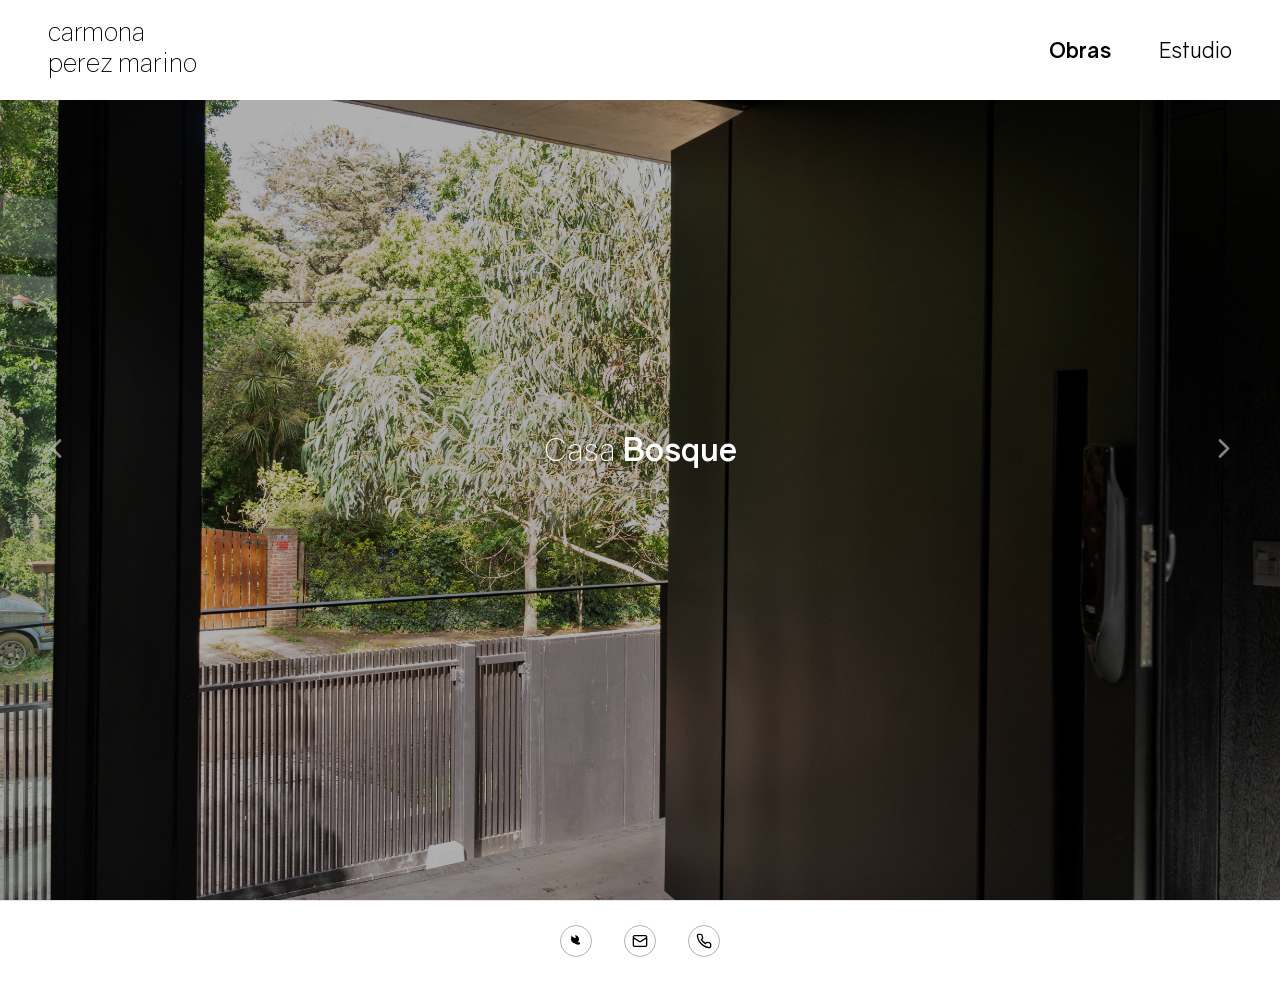
<file: index.html>
<!DOCTYPE html>
<html lang="es">
<head>
  <meta charset="UTF-8" />
  <meta name="viewport" content="width=device-width, initial-scale=1.0" />
  <title>carmona perez marino — arquitectura</title>
  <link rel="stylesheet" href="css/styles3.css" />
</head>
<body>

  <!-- Header fixed -->
  <header id="header" class="header">
    <div class="header-logo">
      <span class="logo-text" id="logoText">
        <span></span>
        <span></span>
      </span>
    </div>
    <nav class="header-nav">
      <button class="nav-item active" data-section="obras">Obras</button>
      <button class="nav-item" data-section="estudio">Estudio</button>
    </nav>
  </header>

  <!-- OBRAS: Slider -->
  <div id="obras" class="page page--active">
    <!-- Progress dots -->
    <div id="progress" class="progress"></div>

    <!-- Flechas de navegación -->
    <button class="arrow arrow-left" id="arrowLeft" aria-label="Proyecto anterior">
      <svg viewBox="0 0 24 24" fill="none" stroke="currentColor" stroke-width="2">
        <polyline points="15 18 9 12 15 6"></polyline>
      </svg>
    </button>
    <button class="arrow arrow-right" id="arrowRight" aria-label="Proyecto siguiente">
      <svg viewBox="0 0 24 24" fill="none" stroke="currentColor" stroke-width="2">
        <polyline points="9 18 15 12 9 6"></polyline>
      </svg>
    </button>

    <div id="slider">
      <section class="slide" data-index="0" style="background-image: url('img/casa-bosque/3.jpg');">
        <h2 class="slide-title"><span class="title-light">Casa</span> <span class="title-bold">Bosque</span></h2>
      </section>
      <section class="slide" data-index="1" style="background-image: url('img/casa-san-benito/3.jpg');">
        <h2 class="slide-title"><span class="title-light">Casa</span> <span class="title-bold">San Benito</span></h2>
      </section>
      <section class="slide" data-index="2" style="background-image: url('img/edificio-varese-ii/1.jpg');">
        <h2 class="slide-title"><span class="title-light">Edificio</span> <span class="title-bold">Varese II</span></h2>
      </section>
      <section class="slide" data-index="3" style="background-image: url('img/obra-bunker/1.jpg');">
        <h2 class="slide-title"><span class="title-light">Obra</span> <span class="title-bold">Bunker</span></h2>
      </section>
    </div>

    <!-- Proyecto detalle -->
    <div id="project-detail" class="project-detail" style="display:none;">
      <button id="btnBackToWorks" class="btn-back">
        <svg viewBox="0 0 24 24" fill="none" stroke="currentColor">
          <polyline points="18 15 12 9 6 15"></polyline>
        </svg>
        Volver a obras
      </button>
      <h2 id="projectTitle" class="project-detail-title"></h2>

      <div class="project-detail-images">
        <div id="detailSlider" class="detail-slider"></div>
      </div>

      <div class="project-detail-info">
        <p id="projectDescription" class="project-description"></p>
      </div>
    </div>
  </div>

  <!-- ESTUDIO -->
  <div id="estudio" class="page">
    <div class="estudio-container">
      <div class="estudio-fixed">
        <img src="img/estudio/main.jpg" alt="Estudio carmona perez marino" class="estudio-main-image" />
        <div class="estudio-text">
          <h2><span class="title-light">Estudio</span> <span class="title-bold">CPM</span></h2>
          <p>carmona perez marino nace del encuentro de tres miradas sobre una misma idea: que la arquitectura no se trata de objetos, sino de la vida que ocurre dentro de ellos.</p>
        </div>
      </div>
      <div class="estudio-carousel-container">
        <div class="estudio-carousel" id="estudioCarousel"></div>
      </div>
    </div>
  </div>

  <script src="js/main3.js"></script>

  <!-- FOOTER GLOBAL -->
  <footer class="footer">
    <div class="footer-content">
      <a href="https://wa.me/5491234567890" target="_blank" class="footer-icon" aria-label="WhatsApp">
        <svg viewBox="0 0 24 24" fill="currentColor">
          <path d="M17.472 14.382c-.297-.149-1.758-.867-2.03-.967-.273-.099-.471-.148-.67.15-.197.297-.767.966-.94 1.164-.173.199-.347.223-.644.075-.297-.15-1.255-.463-2.39-1.475-.883-.788-1.48-1.761-1.653-2.059-.173-.297-.018-.458.13-.606.134-.133.298-.347.446-.52.149-.174.198-.298.298-.497.099-.198.05-.371-.025-.52-.075-.149-.669-1.612-.916-2.207-.242-.579-.487-.5-.67-.51-.173-.008-.371-.01-.57-.01-.198 0-.52.074-.792.372-.272.297-1.04 1.016-1.04 2.479 0 1.462 1.065 2.875 1.213 3.074.149.198 2.096 3.2 5.077 4.487.709.306 1.262.489 1.694.625.712.227 1.36.195 1.871.118.571-.085 1.758-.719 2.006-1.413.248-.694.248-1.289.173-1.413-.074-.124-.272-.198-.57-.347m-5.421-7.403h-.004c-1.022 0-2.031.193-3.008.568L4.565 3.22 5.17 6.18c-.423 1.034-.655 2.148-.655 3.254 0 3.308 2.692 5.999 6 5.999 1.6 0 3.105-.635 4.245-1.77 1.141-1.134 1.77-2.639 1.77-4.245 0-3.309-2.691-6-5.999-6"/>
        </svg>
      </a>
      <a href="mailto:hola@cpm.com.ar" class="footer-icon" aria-label="Email">
        <svg viewBox="0 0 24 24" fill="none" stroke="currentColor" stroke-width="2">
          <rect x="2" y="4" width="20" height="16" rx="2"></rect>
          <path d="m22 7-8.97 5.7a1.94 1.94 0 0 1-2.06 0L2 7"></path>
        </svg>
      </a>
      <a href="tel:+5491234567890" class="footer-icon" aria-label="Teléfono">
        <svg viewBox="0 0 24 24" fill="none" stroke="currentColor" stroke-width="2">
          <path d="M22 16.92v3a2 2 0 0 1-2.18 2 19.79 19.79 0 0 1-8.63-3.07 19.5 19.5 0 0 1-6-6 19.79 19.79 0 0 1-3.07-8.67A2 2 0 0 1 4.11 2h3a2 2 0 0 1 2 1.72 12.84 12.84 0 0 0 .7 2.81 2 2 0 0 1-.45 2.11L8.09 9.91a16 16 0 0 0 6 6l1.27-1.27a2 2 0 0 1 2.11-.45 12.84 12.84 0 0 0 2.81.7A2 2 0 0 1 22 16.92z"></path>
        </svg>
      </a>
    </div>
  </footer>
</body>
</html>
<!-- Updated -->
</file>
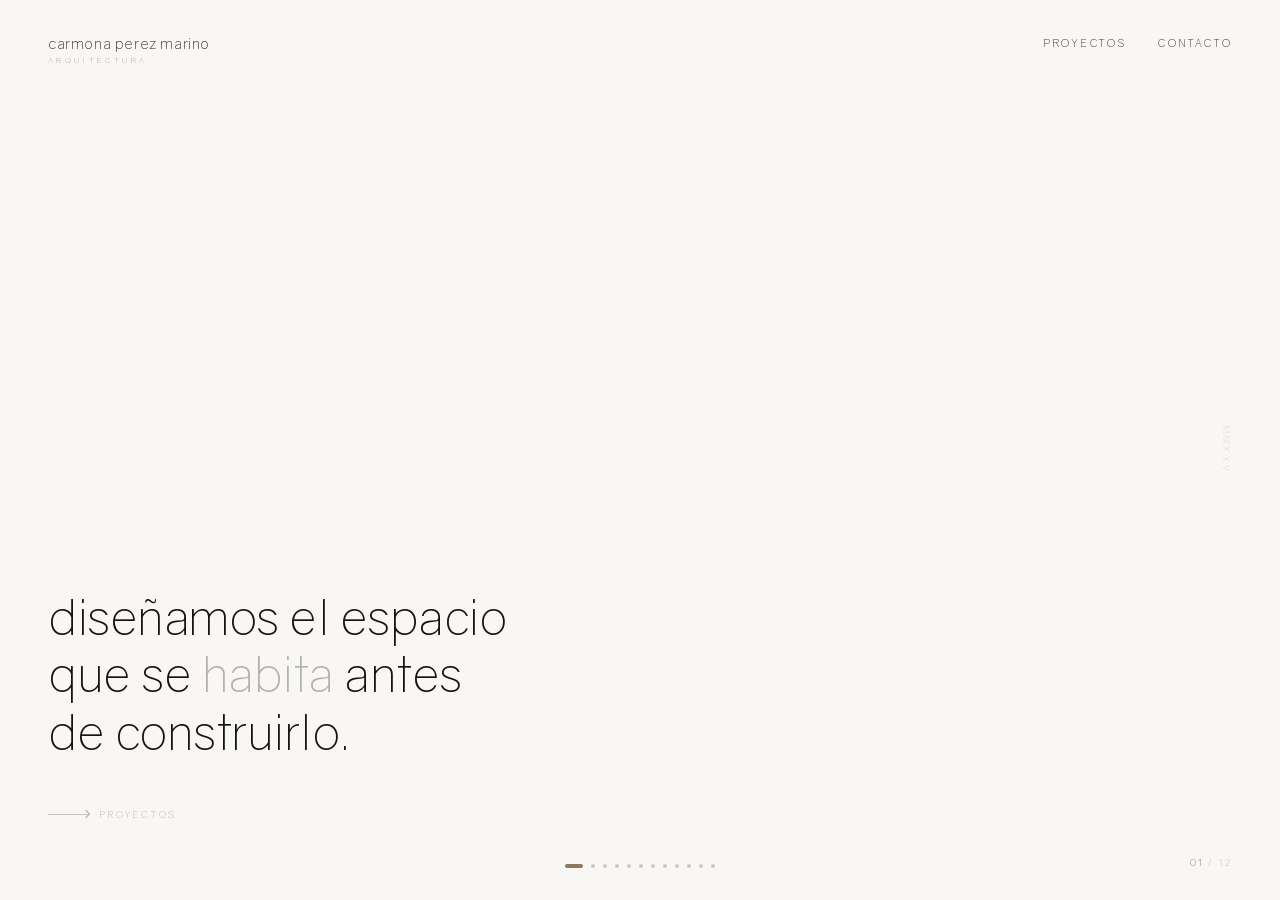
<file: index4.html>
<!DOCTYPE html>
<html lang="es">
<head>
  <meta charset="UTF-8" />
  <meta name="viewport" content="width=device-width, initial-scale=1.0" />
  <title>carmona perez marino — arquitectura</title>
  <link rel="stylesheet" href="css/styles4.css" />
</head>
<body>

  <!-- Custom cursor (oculto — se usa cursor del sistema) -->
  <div id="cursor"></div>
  <div id="cursor-label">
    <span class="label-name"></span>
    <span class="label-cat"></span>
  </div>

  <!-- Fixed nav -->
  <nav id="nav">
    <a href="#" class="wordmark" onclick="goToSlide(0); return false;">
      <span class="studio-name">carmona perez marino</span>
      <span class="studio-sub">arquitectura</span>
    </a>
    <div class="nav-links">
      <a href="#" onclick="goToSlide(1); return false;">proyectos</a>
      <a href="#" onclick="goToSlide(11); return false;">contacto</a>
    </div>
  </nav>

  <!-- Slider container -->
  <div id="slider">

    <!-- SLIDE 0: Hero -->
    <section class="slide slide--hero" data-index="0">
      <span class="hero-year">mmxxv</span>
      <p class="hero-tagline">
        diseñamos el espacio<br>
        que se <em>habita</em> antes<br>
        de construirlo.
      </p>
      <div class="hero-scroll-hint">
        <span class="arrow-line"></span>
        <span>proyectos</span>
      </div>
    </section>

    <!-- SLIDE 1: Varese 2 -->
    <section class="slide slide--project" data-index="1" data-name="Varese 2" data-cat="obra nueva">
      <div class="project-meta">
        <div class="proj-number">01</div>
        <div class="proj-name">Varese 2</div>
        <div class="proj-divider"></div>
        <div class="proj-cat">obra nueva</div>
        <div class="proj-year">2024</div>
      </div>
      <div class="project-photo" data-name="Varese 2" data-cat="obra nueva">
        <img src="img/obra-varese2.jpg" alt="Varese 2" loading="eager" />
      </div>
    </section>

    <!-- SLIDE 2: Casa Vidrio nocturna -->
    <section class="slide slide--project" data-index="2" data-name="Casa Vidrio" data-cat="obra nueva">
      <div class="project-meta">
        <div class="proj-number">02</div>
        <div class="proj-name">Casa Vidrio</div>
        <div class="proj-divider"></div>
        <div class="proj-cat">obra nueva</div>
        <div class="proj-year">2023</div>
      </div>
      <div class="project-photo" data-name="Casa Vidrio" data-cat="obra nueva">
        <img src="img/obra-casavidrio-noche.jpg" alt="Casa Vidrio noche" loading="eager" />
      </div>
    </section>

    <!-- SLIDE 3: Casa Vidrio deck -->
    <section class="slide slide--project" data-index="3" data-name="Casa Vidrio — deck" data-cat="obra nueva">
      <div class="project-meta">
        <div class="proj-number">03</div>
        <div class="proj-name">Casa Vidrio<br><span style="font-size:0.7em; opacity:0.5;">deck exterior</span></div>
        <div class="proj-divider"></div>
        <div class="proj-cat">obra nueva</div>
        <div class="proj-year">2023</div>
      </div>
      <div class="project-photo" data-name="Casa Vidrio — deck" data-cat="obra nueva">
        <img src="img/obra-casavidrio-deck.jpg" alt="Casa Vidrio deck" loading="lazy" />
      </div>
    </section>

    <!-- SLIDE 4: Cuatro Vientos -->
    <section class="slide slide--project" data-index="4" data-name="Casa Cuatro Vientos" data-cat="obra nueva">
      <div class="project-meta">
        <div class="proj-number">04</div>
        <div class="proj-name">Casa Cuatro<br>Vientos</div>
        <div class="proj-divider"></div>
        <div class="proj-cat">obra nueva</div>
        <div class="proj-year">2022</div>
      </div>
      <div class="project-photo" data-name="Casa Cuatro Vientos" data-cat="obra nueva">
        <img src="img/obra-cuatrovientos.jpg" alt="Casa Cuatro Vientos" loading="lazy" />
      </div>
    </section>

    <!-- SLIDE 5: Ventana noche -->
    <section class="slide slide--project" data-index="5" data-name="Ventana — nocturna" data-cat="obra nueva">
      <div class="project-meta">
        <div class="proj-number">05</div>
        <div class="proj-name">Ventana<br><span style="font-size:0.7em; opacity:0.5;">nocturna</span></div>
        <div class="proj-divider"></div>
        <div class="proj-cat">obra nueva</div>
        <div class="proj-year">2022</div>
      </div>
      <div class="project-photo" data-name="Ventana — nocturna" data-cat="obra nueva">
        <img src="img/obra-ventana-noche.jpg" alt="Ventana noche" loading="lazy" />
      </div>
    </section>

    <!-- SLIDE 6: Rediseño Oficinas -->
    <section class="slide slide--project" data-index="6" data-name="Rediseño Oficinas" data-cat="remodelación">
      <div class="project-meta">
        <div class="proj-number">06</div>
        <div class="proj-name">Rediseño<br>Oficinas</div>
        <div class="proj-divider"></div>
        <div class="proj-cat">remodelación</div>
        <div class="proj-year">2024</div>
      </div>
      <div class="project-photo" data-name="Rediseño Oficinas" data-cat="remodelación">
        <img src="img/remo-oficinas.jpg" alt="Rediseño Oficinas" loading="lazy" />
      </div>
    </section>

    <!-- SLIDE 7: Break Café -->
    <section class="slide slide--project" data-index="7" data-name="Break Café" data-cat="remodelación">
      <div class="project-meta">
        <div class="proj-number">07</div>
        <div class="proj-name">Break Café</div>
        <div class="proj-divider"></div>
        <div class="proj-cat">remodelación</div>
        <div class="proj-year">2023</div>
      </div>
      <div class="project-photo" data-name="Break Café" data-cat="remodelación">
        <img src="img/remo-break.jpg" alt="Break Café" loading="lazy" />
      </div>
    </section>

    <!-- SLIDE 8: Estudio CPM -->
    <section class="slide slide--project" data-index="8" data-name="Estudio CPM" data-cat="interiorismo">
      <div class="project-meta">
        <div class="proj-number">08</div>
        <div class="proj-name">Estudio CPM</div>
        <div class="proj-divider"></div>
        <div class="proj-cat">interiorismo</div>
        <div class="proj-year">2024</div>
      </div>
      <div class="project-photo" data-name="Estudio CPM" data-cat="interiorismo">
        <img src="img/int-estudio.jpg" alt="Estudio CPM" loading="lazy" />
      </div>
    </section>

    <!-- SLIDE 9: Corredor luz -->
    <section class="slide slide--project" data-index="9" data-name="Corredor Luz" data-cat="interiorismo">
      <div class="project-meta">
        <div class="proj-number">09</div>
        <div class="proj-name">Corredor<br>Luz</div>
        <div class="proj-divider"></div>
        <div class="proj-cat">interiorismo</div>
        <div class="proj-year">2023</div>
      </div>
      <div class="project-photo" data-name="Corredor Luz" data-cat="interiorismo">
        <img src="img/int-corredor.jpg" alt="Corredor luz" loading="lazy" />
      </div>
    </section>

    <!-- SLIDE 10: Galería rural -->
    <section class="slide slide--project" data-index="10" data-name="Galería Rural" data-cat="interiorismo">
      <div class="project-meta">
        <div class="proj-number">10</div>
        <div class="proj-name">Galería<br>Rural</div>
        <div class="proj-divider"></div>
        <div class="proj-cat">interiorismo</div>
        <div class="proj-year">2022</div>
      </div>
      <div class="project-photo" data-name="Galería Rural" data-cat="interiorismo">
        <img src="img/int-galeria.jpg" alt="Galería rural" loading="lazy" />
      </div>
    </section>

    <!-- SLIDE 11: Contacto -->
    <section class="slide slide--contact" data-index="11">
      <span class="contact-year-stamp">carmona perez marino — mmxxv</span>
      <h2 class="contact-headline">hagamos<br>un <span>lugar.</span></h2>
      <div class="contact-links">
        <div class="contact-link-item">
          <span class="cl-label">email</span>
          <a href="mailto:estudio@carmonaperezmarino.com">estudio@carmonaperezmarino.com</a>
        </div>
        <div class="contact-link-item">
          <span class="cl-label">instagram</span>
          <a href="https://instagram.com/carmonaperezmarino" target="_blank">@carmonaperezmarino</a>
        </div>
        <div class="contact-link-item">
          <span class="cl-label">ubicación</span>
          <a href="#">mar del plata, argentina</a>
        </div>
      </div>
    </section>

  </div><!-- /slider -->

  <!-- Progress dots -->
  <div id="progress"></div>

  <!-- Slide counter -->
  <div id="slide-counter">
    <span class="current">01</span>&thinsp;/&thinsp;<span id="total-slides">12</span>
  </div>

  <script>
  (function() {
    'use strict';

    /* ---- Elements ---- */
    const slider     = document.getElementById('slider');
    const progressEl = document.getElementById('progress');
    const counterEl  = document.querySelector('#slide-counter .current');

    const slides = Array.from(slider.querySelectorAll('.slide'));
    const TOTAL  = slides.length;

    /* ---- Build progress dots ---- */
    document.getElementById('total-slides').textContent =
      String(TOTAL).padStart(2, '0');

    slides.forEach((_, i) => {
      const dot = document.createElement('div');
      dot.className = 'progress-dot' + (i === 0 ? ' active' : '');
      dot.addEventListener('click', () => goToSlide(i));
      progressEl.appendChild(dot);
    });

    /* ---- updateProgress ---- */
    function updateProgress(index) {
      const dots = progressEl.querySelectorAll('.progress-dot');
      dots.forEach((d, i) => d.classList.toggle('active', i === index));
      counterEl.textContent = String(index + 1).padStart(2, '0');
    }

    /* ---- Wheel → scroll progresivo con snap al soltar ---- */
    let currentSlide = 0;
    let targetX      = 0;
    let rafId        = null;
    let idleTimer    = null;

    function rafLoop() {
      const diff = targetX - slider.scrollLeft;
      if (Math.abs(diff) < 0.6) {
        slider.scrollLeft = targetX;
        rafId = null;
        return;
      }
      slider.scrollLeft += diff * 0.09;
      rafId = requestAnimationFrame(rafLoop);
    }

    function snapNearest() {
      const nearest = Math.round(slider.scrollLeft / window.innerWidth);
      currentSlide  = Math.max(0, Math.min(TOTAL - 1, nearest));
      targetX       = currentSlide * window.innerWidth;
      if (!rafId) rafId = requestAnimationFrame(rafLoop);
      updateProgress(currentSlide);
    }

    window.addEventListener('wheel', function(e) {
      e.preventDefault();
      targetX = Math.max(0, Math.min((TOTAL - 1) * window.innerWidth,
                targetX + e.deltaY * 2.2));
      if (!rafId) rafId = requestAnimationFrame(rafLoop);
      clearTimeout(idleTimer);
      idleTimer = setTimeout(snapNearest, 180);
    }, { passive: false });

    /* ---- goToSlide ---- */
    function goToSlide(index) {
      currentSlide = Math.max(0, Math.min(TOTAL - 1, index));
      targetX = currentSlide * window.innerWidth;
      if (!rafId) rafId = requestAnimationFrame(rafLoop);
      updateProgress(currentSlide);
    }
    window.goToSlide = goToSlide;

    /* ---- Keyboard ---- */
    document.addEventListener('keydown', function(e) {
      if (e.key === 'ArrowRight' || e.key === 'ArrowDown') { e.preventDefault(); goToSlide(currentSlide + 1); }
      else if (e.key === 'ArrowLeft' || e.key === 'ArrowUp') { e.preventDefault(); goToSlide(currentSlide - 1); }
    });

  })();
  </script>

</body>
</html>
</file>
<file: css/styles3.css>
@font-face {
  font-family: 'Gravity';
  src: url('fonts/Gravity-Light.ttf') format('truetype');
  font-weight: 300;
}
@font-face {
  font-family: 'Gravity';
  src: url('fonts/Gravity-Book.ttf') format('truetype');
  font-weight: 400;
}
@font-face {
  font-family: 'Gravity';
  src: url('fonts/Gravity-Bold.ttf') format('truetype');
  font-weight: 700;
}

* {
  margin: 0;
  padding: 0;
  box-sizing: border-box;
}

html, body {
  width: 100%;
  height: 100%;
  font-family: 'Gravity', sans-serif;
  background: #000;
  color: #fff;
}

/* ---- HEADER ---- */
.header {
  position: fixed;
  top: 0;
  left: 0;
  right: 0;
  z-index: 100;
  height: 100px;
  display: flex;
  justify-content: space-between;
  align-items: center;
  padding: 12px 48px;
  background: #fff;
  transition: background 0.6s;
}

.header.scrolled {
  background: transparent;
}

.header-logo .logo-text {
  font-size: 26.325px;
  font-weight: 300;
  color: #000;
  display: flex;
  flex-direction: column;
  transition: color 0.6s;
  height: 66px;
  justify-content: flex-start;
}

.header.scrolled .logo-text {
  color: #fff;
}

.logo-text span {
  display: block;
  line-height: 1.1;
  min-height: 29px;
}

.logo-text span:nth-child(2) {
  margin-top: 2px;
}

.header-nav {
  display: flex;
  gap: 48px;
}

.nav-item {
  background: none;
  border: none;
  font-family: 'Gravity', sans-serif;
  font-size: 21.45px;
  font-weight: 400;
  color: #000;
  cursor: pointer;
  transition: all 0.3s;
  padding: 0;
}

.header.scrolled .nav-item {
  color: #fff;
}

.nav-item.active {
  font-weight: 700;
}

/* ---- PAGES ---- */
.page {
  width: 100%;
  height: 100vh;
  display: none;
  background: #000;
}

.page--active {
  display: block;
}

#obras.page--active {
  margin-top: 0;
  padding-top: 0;
}

/* ---- SLIDER ---- */
#slider {
  width: 100%;
  height: 100vh;
  display: flex;
  overflow-x: scroll;
  overflow-y: hidden;
  scroll-behavior: auto;
  scrollbar-width: none;
}

#slider::-webkit-scrollbar {
  display: none;
}

.slide {
  flex: 0 0 100vw;
  width: 100vw;
  height: 100%;
  display: flex;
  align-items: center;
  justify-content: center;
  background-size: cover;
  background-position: center;
  position: relative;
}

.slide::before {
  content: '';
  position: absolute;
  inset: 0;
  background: rgba(0, 0, 0, 0.3);
  z-index: 1;
}

.slide-title {
  position: relative;
  z-index: 2;
  font-size: clamp(16px, 2.5vw, 32px);
  font-weight: 300;
  text-align: center;
  color: #fff;
  line-height: 1.1;
}

.title-light {
  font-weight: 300;
}

.title-bold {
  font-weight: 700;
}

/* ---- PAGE CONTENT ---- */
.page-content {
  width: 100%;
  height: 100%;
  display: flex;
  align-items: center;
  justify-content: center;
  padding: 80px 48px;
  flex-direction: column;
  text-align: center;
}

.page-content h2 {
  font-size: 48px;
  font-weight: 400;
  margin-bottom: 32px;
}

.page-content p {
  font-size: 18px;
  line-height: 1.8;
  color: rgba(255, 255, 255, 0.8);
  max-width: 800px;
}

/* ---- ESTUDIO ---- */
#estudio.page--active {
  background: #fff;
}

.estudio-container {
  width: 100%;
  height: 100vh;
  display: flex;
  background: #fff;
  padding-top: 100px;
}

.estudio-fixed {
  flex: 0 0 35%;
  display: flex;
  flex-direction: column;
  align-items: center;
  justify-content: flex-start;
  padding: 48px;
  position: relative;
  padding-top: 24px;
}

.estudio-main-image {
  width: 100%;
  max-width: 680px;
  height: 680px;
  object-fit: contain;
  margin-bottom: 8px;
}

.estudio-text {
  width: 100%;
  max-width: 680px;
}

.estudio-text h2 {
  font-size: 32px;
  font-weight: 400;
  margin-bottom: 16px;
  color: #000;
  line-height: 1.1;
}

.estudio-text p {
  font-size: 16px;
  line-height: 1.8;
  color: rgba(0, 0, 0, 0.7);
}

.estudio-carousel-container {
  flex: 0 0 65%;
  display: flex;
  align-items: flex-start;
  justify-content: center;
  padding: 48px;
  overflow: hidden;
  padding-top: 24px;
}

.estudio-carousel {
  width: 100%;
  height: 100%;
  display: flex;
  overflow-x: auto;
  overflow-y: hidden;
  scrollbar-width: none;
  gap: 0;
}

.estudio-carousel::-webkit-scrollbar {
  display: none;
}

.estudio-carousel img {
  flex: 0 0 auto;
  width: auto;
  height: 100%;
  object-fit: contain;
  display: block;
  cursor: grab;
}

.page-content a {
  color: #fff;
  text-decoration: none;
  border-bottom: 1px solid rgba(200, 169, 110, 0.4);
  transition: color 0.3s;
}

.page-content a:hover {
  color: #c8a96e;
  border-bottom-color: #c8a96e;
}

/* ---- FOOTER ---- */
.footer {
  background: #fff;
  padding: 24px;
  text-align: center;
  width: 100%;
  border-top: 1px solid rgba(0, 0, 0, 0.1);
}

.footer-content {
  display: flex;
  gap: 32px;
  justify-content: center;
  align-items: center;
}

.footer-icon {
  width: 32px;
  height: 32px;
  display: flex;
  align-items: center;
  justify-content: center;
  color: #000;
  transition: all 0.3s;
  border: 1px solid rgba(0, 0, 0, 0.3);
  border-radius: 50%;
}

.footer-icon:hover {
  color: #c8a96e;
  border-color: #c8a96e;
  transform: scale(1.1);
}

.footer-icon svg {
  width: 16px;
  height: 16px;
}

/* ---- PROGRESS DOTS ---- */
.progress {
  position: absolute;
  top: 24px;
  left: 50%;
  transform: translateX(-50%);
  z-index: 10;
  display: flex;
  gap: 8px;
}

.progress-dot {
  width: 8px;
  height: 8px;
  border-radius: 50%;
  background: rgba(255, 255, 255, 0.3);
  cursor: pointer;
  transition: all 0.3s;
}

.progress-dot.active {
  background: #fff;
  width: 20px;
  border-radius: 4px;
}

/* ---- ARROWS ---- */
.arrow {
  position: absolute;
  top: 50%;
  transform: translateY(-50%);
  z-index: 10;
  background: none;
  border: none;
  color: #fff;
  cursor: pointer;
  padding: 16px;
  transition: opacity 0.3s;
  opacity: 0.5;
}

.arrow:hover {
  opacity: 1;
}

.arrow svg {
  width: 32px;
  height: 32px;
  stroke-linecap: round;
  stroke-linejoin: round;
}

.arrow-left {
  left: 24px;
}

.arrow-right {
  right: 24px;
}

/* ---- PROJECT DETAIL ---- */
.project-detail {
  width: 100%;
  min-height: 100vh;
  padding: 100px 48px 100px;
  background: #fff;
  position: relative;
}

.project-detail.visible {
  /* Mark cuando el detail es visible */
}

.btn-back {
  background: none;
  border: none;
  color: #000;
  font-family: 'Gravity', sans-serif;
  font-size: 16px;
  cursor: pointer;
  margin-bottom: 48px;
  transition: color 0.3s;
  padding: 0;
  display: flex;
  align-items: center;
  justify-content: center;
  gap: 8px;
  margin-left: auto;
  margin-right: auto;
}

.btn-back:hover {
  color: #c8a96e;
}

.btn-back svg {
  width: 16px;
  height: 16px;
  stroke-width: 2;
}

.project-detail-title {
  font-size: clamp(16px, 2.5vw, 32px);
  font-weight: 400;
  margin-bottom: 48px;
  color: #000;
  text-align: center;
}

.project-detail-title .title-light {
  font-weight: 300;
}

.project-detail-title .title-bold {
  font-weight: 700;
}

.project-detail-images {
  width: 100%;
  height: 600px;
  margin-bottom: 48px;
  overflow: hidden;
  border-radius: 4px;
  position: relative;
}

.detail-slider {
  width: 100%;
  height: 100%;
  display: flex;
  overflow-x: auto;
  overflow-y: hidden;
  scroll-behavior: smooth;
  scrollbar-width: none;
  gap: 0;
}

.detail-slider::-webkit-scrollbar {
  display: none;
}

.detail-image {
  flex: 0 0 auto;
  width: auto;
  height: 100%;
  object-fit: contain;
  display: block;
  margin: 0;
  padding: 0;
}

.project-detail-info {
  max-width: 800px;
  margin: 0 auto;
}

.project-description {
  font-size: 16px;
  line-height: 1.8;
  color: rgba(0, 0, 0, 0.7);
}
</file>
<file: css/styles4.css>
/* ============================================================
   CPM WEB — variante 4 — paleta clara (blanco cálido)
   Basado en V3, fondo #f8f7f4 / tinta #15140f / acento #8a7a62
   ============================================================ */

/* ---- Fonts ---- */
@font-face {
  font-family: 'Gravity';
  src: url('fonts/Gravity-Light.ttf') format('truetype');
  font-weight: 300;
  font-style: normal;
}
@font-face {
  font-family: 'Gravity';
  src: url('fonts/Gravity-Book.ttf') format('truetype');
  font-weight: 400;
  font-style: normal;
}
@font-face {
  font-family: 'Gravity';
  src: url('fonts/Gravity-Regular.ttf') format('truetype');
  font-weight: 500;
  font-style: normal;
}
@font-face {
  font-family: 'Gravity';
  src: url('fonts/Gravity-Bold.ttf') format('truetype');
  font-weight: 700;
  font-style: normal;
}

/* ---- Reset ---- */
*, *::before, *::after {
  box-sizing: border-box;
  margin: 0;
  padding: 0;
}

html, body {
  width: 100%;
  height: 100%;
  overflow: hidden;
  background: #f8f7f4;
  color: #15140f;
  font-family: 'Gravity', sans-serif;
  font-weight: 300;
  cursor: default;
}

/* cursor elements ocultos — se usa el cursor del sistema */
#cursor, #cursor-label { display: none; }

/* ---- Fixed nav ---- */
#nav {
  position: fixed;
  top: 0;
  left: 0;
  right: 0;
  z-index: 100;
  display: flex;
  justify-content: space-between;
  align-items: flex-start;
  padding: 36px 48px 0;
  pointer-events: none;
}

#nav a {
  pointer-events: all;
  text-decoration: none;
  color: #15140f;
}

.wordmark {
  display: flex;
  flex-direction: column;
  gap: 5px;
}

.wordmark .studio-name {
  font-family: 'Gravity', sans-serif;
  font-weight: 300;
  font-size: 15px;
  letter-spacing: 0.04em;
  color: #15140f;
  line-height: 1;
}

.wordmark .studio-sub {
  font-family: 'Gravity', sans-serif;
  font-weight: 300;
  font-size: 8px;
  letter-spacing: 0.42em;
  text-transform: uppercase;
  color: rgba(21,20,15,0.45);
  line-height: 1;
}

.nav-links {
  display: flex;
  gap: 32px;
  align-items: center;
}

.nav-links a {
  font-family: 'Gravity', sans-serif;
  font-weight: 300;
  font-size: 11px;
  letter-spacing: 0.2em;
  text-transform: uppercase;
  color: rgba(21,20,15,0.5);
  transition: color 0.2s;
}

.nav-links a:hover {
  color: #15140f;
}

/* ---- Scroll container ---- */
#slider {
  display: flex;
  width: 100%;
  height: 100vh;
  overflow-x: scroll;
  overflow-y: hidden;
  
  scroll-behavior: smooth;
  -webkit-overflow-scrolling: touch;
}

#slider::-webkit-scrollbar {
  display: none;
}

#slider {
  scrollbar-width: none;
}

/* ---- Slides ---- */
.slide {
  flex: 0 0 100vw;
  width: 100vw;
  height: 100vh;
  
  position: relative;
  overflow: hidden;
}

/* ---- HERO slide ---- */
.slide--hero {
  background: #f8f7f4;
  display: flex;
  flex-direction: column;
  justify-content: flex-end;
  align-items: flex-start;
  padding: 0 48px 80px;
}

.slide--hero .hero-tagline {
  font-family: 'Gravity', sans-serif;
  font-weight: 300;
  font-size: clamp(28px, 3.8vw, 58px);
  line-height: 1.18;
  letter-spacing: -0.01em;
  color: #15140f;
  max-width: 620px;
  margin-bottom: 48px;
}

.slide--hero .hero-tagline em {
  font-style: normal;
  color: rgba(21,20,15,0.3);
}

.hero-scroll-hint {
  display: flex;
  align-items: center;
  gap: 12px;
  color: rgba(21,20,15,0.35);
  font-size: 10px;
  letter-spacing: 0.28em;
  text-transform: uppercase;
}

.hero-scroll-hint .arrow-line {
  width: 40px;
  height: 1px;
  background: rgba(21,20,15,0.22);
  position: relative;
  overflow: visible;
}

.hero-scroll-hint .arrow-line::after {
  content: '';
  position: absolute;
  right: -1px;
  top: -3px;
  width: 6px;
  height: 6px;
  border-right: 1px solid rgba(21,20,15,0.35);
  border-top: 1px solid rgba(21,20,15,0.35);
  transform: rotate(45deg);
}

/* Sin grid oscuro en hero — versión clara lo omite */
.slide--hero::before {
  display: none;
}

.hero-year {
  position: absolute;
  top: 50%;
  right: 48px;
  transform: translateY(-50%);
  font-size: 9px;
  letter-spacing: 0.35em;
  color: rgba(21,20,15,0.16);
  text-transform: uppercase;
  writing-mode: vertical-rl;
}

/* ---- PROJECT slides ---- */
.slide--project {
  display: grid;
  grid-template-columns: 40% 60%;
}

.project-meta {
  background: #f8f7f4;
  display: flex;
  flex-direction: column;
  justify-content: flex-end;
  padding: 80px 48px;
  position: relative;
  z-index: 2;
}

.project-meta .proj-number {
  font-family: 'Gravity', sans-serif;
  font-weight: 300;
  font-size: clamp(80px, 10vw, 140px);
  line-height: 0.85;
  color: #8a7a62;
  opacity: 0.18;
  letter-spacing: -0.03em;
  margin-bottom: 28px;
  user-select: none;
}

.project-meta .proj-name {
  font-family: 'Gravity', sans-serif;
  font-weight: 300;
  font-size: clamp(22px, 2.4vw, 36px);
  line-height: 1.1;
  letter-spacing: -0.01em;
  color: #15140f;
  margin-bottom: 16px;
}

.project-meta .proj-divider {
  width: 32px;
  height: 1px;
  background: #8a7a62;
  margin-bottom: 16px;
  opacity: 0.7;
}

.project-meta .proj-cat {
  font-family: 'Gravity', sans-serif;
  font-weight: 300;
  font-size: 9px;
  letter-spacing: 0.32em;
  text-transform: uppercase;
  color: rgba(21,20,15,0.42);
  margin-bottom: 6px;
}

.project-meta .proj-year {
  font-family: 'Gravity', sans-serif;
  font-weight: 300;
  font-size: 11px;
  letter-spacing: 0.18em;
  color: rgba(21,20,15,0.28);
}

.project-photo {
  position: relative;
  overflow: hidden;
}

.project-photo img {
  width: 100%;
  height: 100%;
  object-fit: cover;
  display: block;
  transition: transform 0.8s cubic-bezier(0.25, 0.46, 0.45, 0.94);
}

.project-photo:hover img {
  transform: scale(1.03);
}

/* Viñeta izquierda de la foto — funde hacia el fondo claro */
.project-photo::before {
  content: '';
  position: absolute;
  left: 0;
  top: 0;
  bottom: 0;
  width: 80px;
  background: linear-gradient(to right, #f8f7f4 0%, transparent 100%);
  z-index: 1;
  pointer-events: none;
}

/* ---- CONTACT slide ---- */
.slide--contact {
  background: #f8f7f4;
  display: flex;
  flex-direction: column;
  justify-content: flex-end;
  padding: 0 48px 80px;
  position: relative;
}

/* Sin grid en contacto versión clara */
.slide--contact::before {
  display: none;
}

.contact-headline {
  font-family: 'Gravity', sans-serif;
  font-weight: 300;
  font-size: clamp(36px, 5.5vw, 82px);
  line-height: 1.0;
  letter-spacing: -0.02em;
  color: #15140f;
  margin-bottom: 48px;
  position: relative;
  z-index: 1;
}

.contact-headline span {
  color: rgba(21,20,15,0.2);
}

.contact-links {
  display: flex;
  gap: 40px;
  align-items: flex-end;
  position: relative;
  z-index: 1;
}

.contact-link-item {
  display: flex;
  flex-direction: column;
  gap: 6px;
}

.contact-link-item .cl-label {
  font-size: 8px;
  letter-spacing: 0.36em;
  text-transform: uppercase;
  color: rgba(21,20,15,0.3);
}

.contact-link-item a {
  font-family: 'Gravity', sans-serif;
  font-weight: 300;
  font-size: 14px;
  letter-spacing: 0.06em;
  color: #15140f;
  text-decoration: none;
  transition: color 0.2s;
  border-bottom: 1px solid rgba(138,122,98,0.4);
  padding-bottom: 3px;
}

.contact-link-item a:hover {
  color: #8a7a62;
  border-bottom-color: #8a7a62;
}

.contact-year-stamp {
  position: absolute;
  top: 50%;
  right: 48px;
  transform: translateY(-50%);
  font-size: 9px;
  letter-spacing: 0.32em;
  color: rgba(21,20,15,0.1);
  text-transform: uppercase;
  writing-mode: vertical-rl;
  z-index: 1;
}

/* ---- Progress indicator ---- */
#progress {
  position: fixed;
  bottom: 32px;
  left: 50%;
  transform: translateX(-50%);
  z-index: 200;
  display: flex;
  align-items: center;
  gap: 8px;
}

.progress-dot {
  width: 4px;
  height: 4px;
  border-radius: 50%;
  background: rgba(21,20,15,0.2);
  transition: background 0.3s, width 0.3s;
  cursor: pointer;
  pointer-events: all;
}

.progress-dot.active {
  background: #8a7a62;
  width: 18px;
  border-radius: 2px;
}

/* ---- Slide counter ---- */
#slide-counter {
  position: fixed;
  bottom: 32px;
  right: 48px;
  z-index: 200;
  font-family: 'Gravity', sans-serif;
  font-weight: 300;
  font-size: 10px;
  letter-spacing: 0.22em;
  color: rgba(21,20,15,0.25);
  pointer-events: none;
}

#slide-counter .current {
  color: rgba(21,20,15,0.65);
}
</file>
